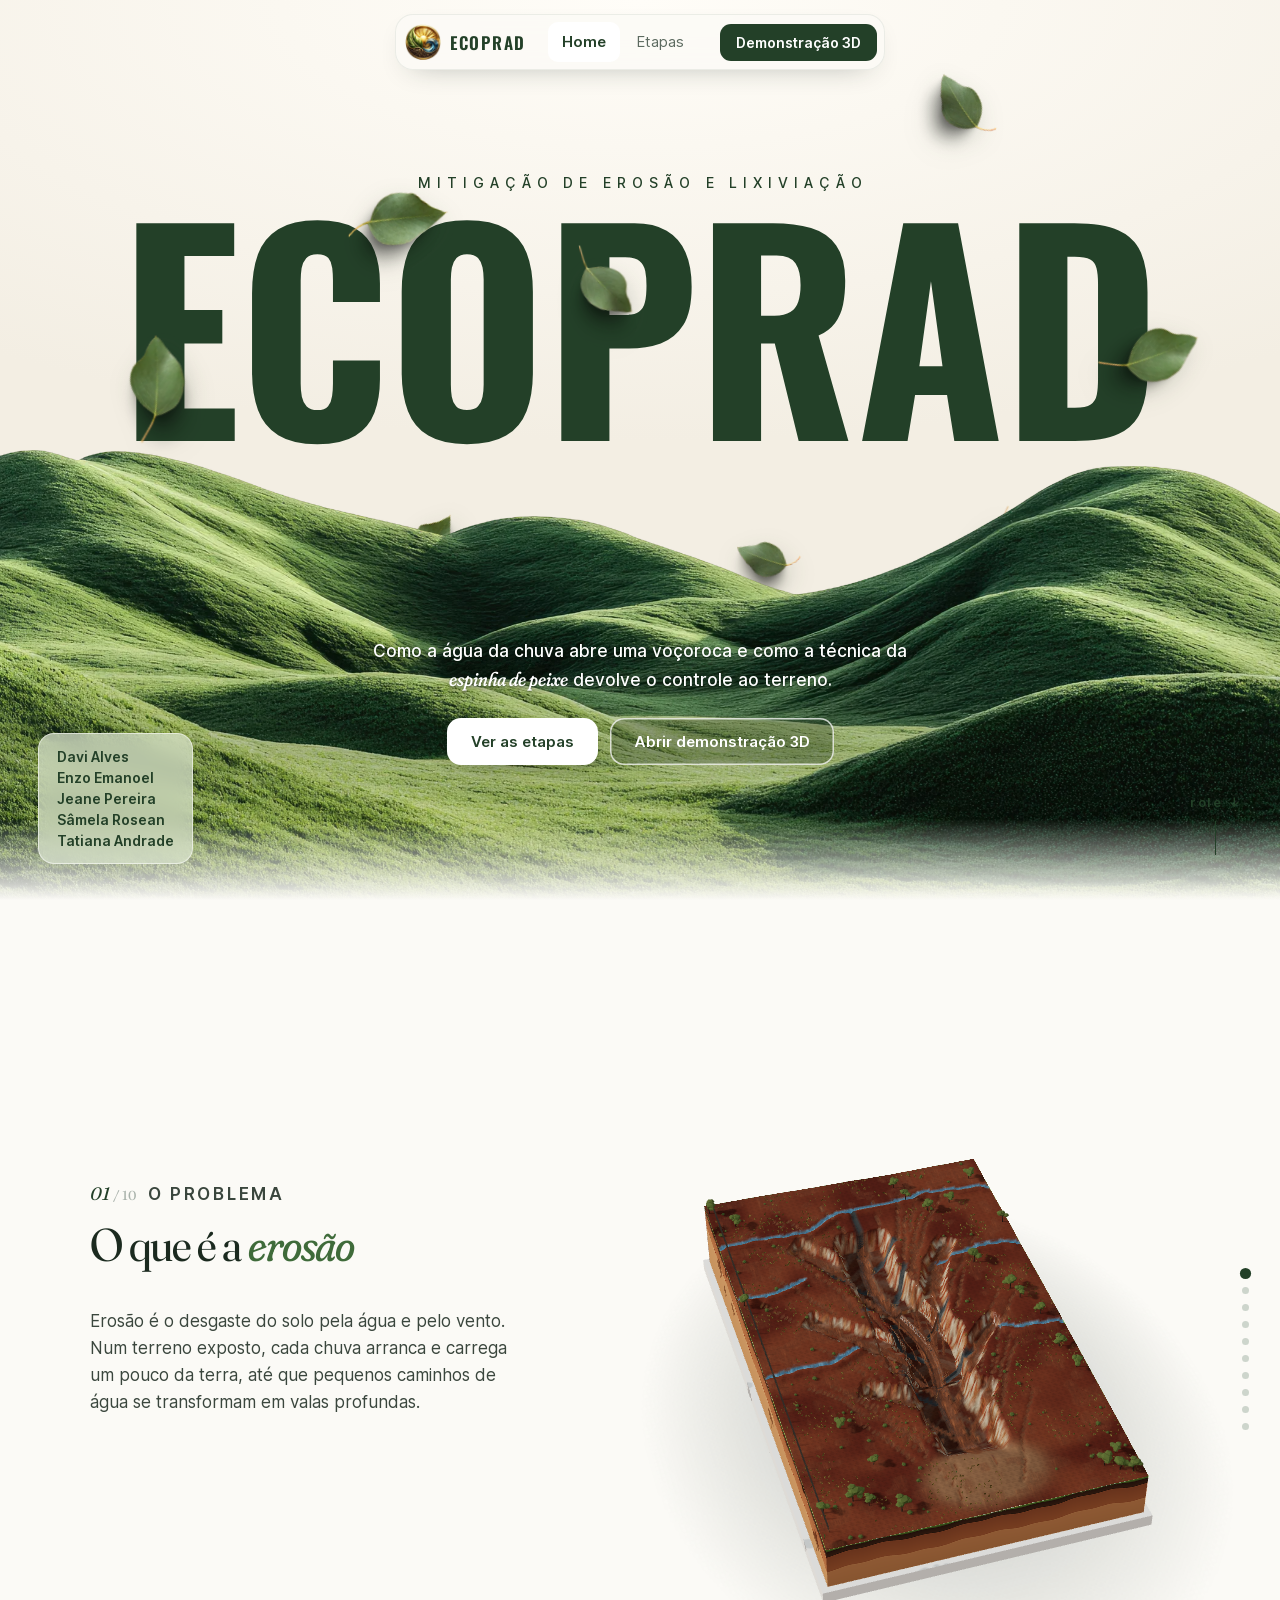
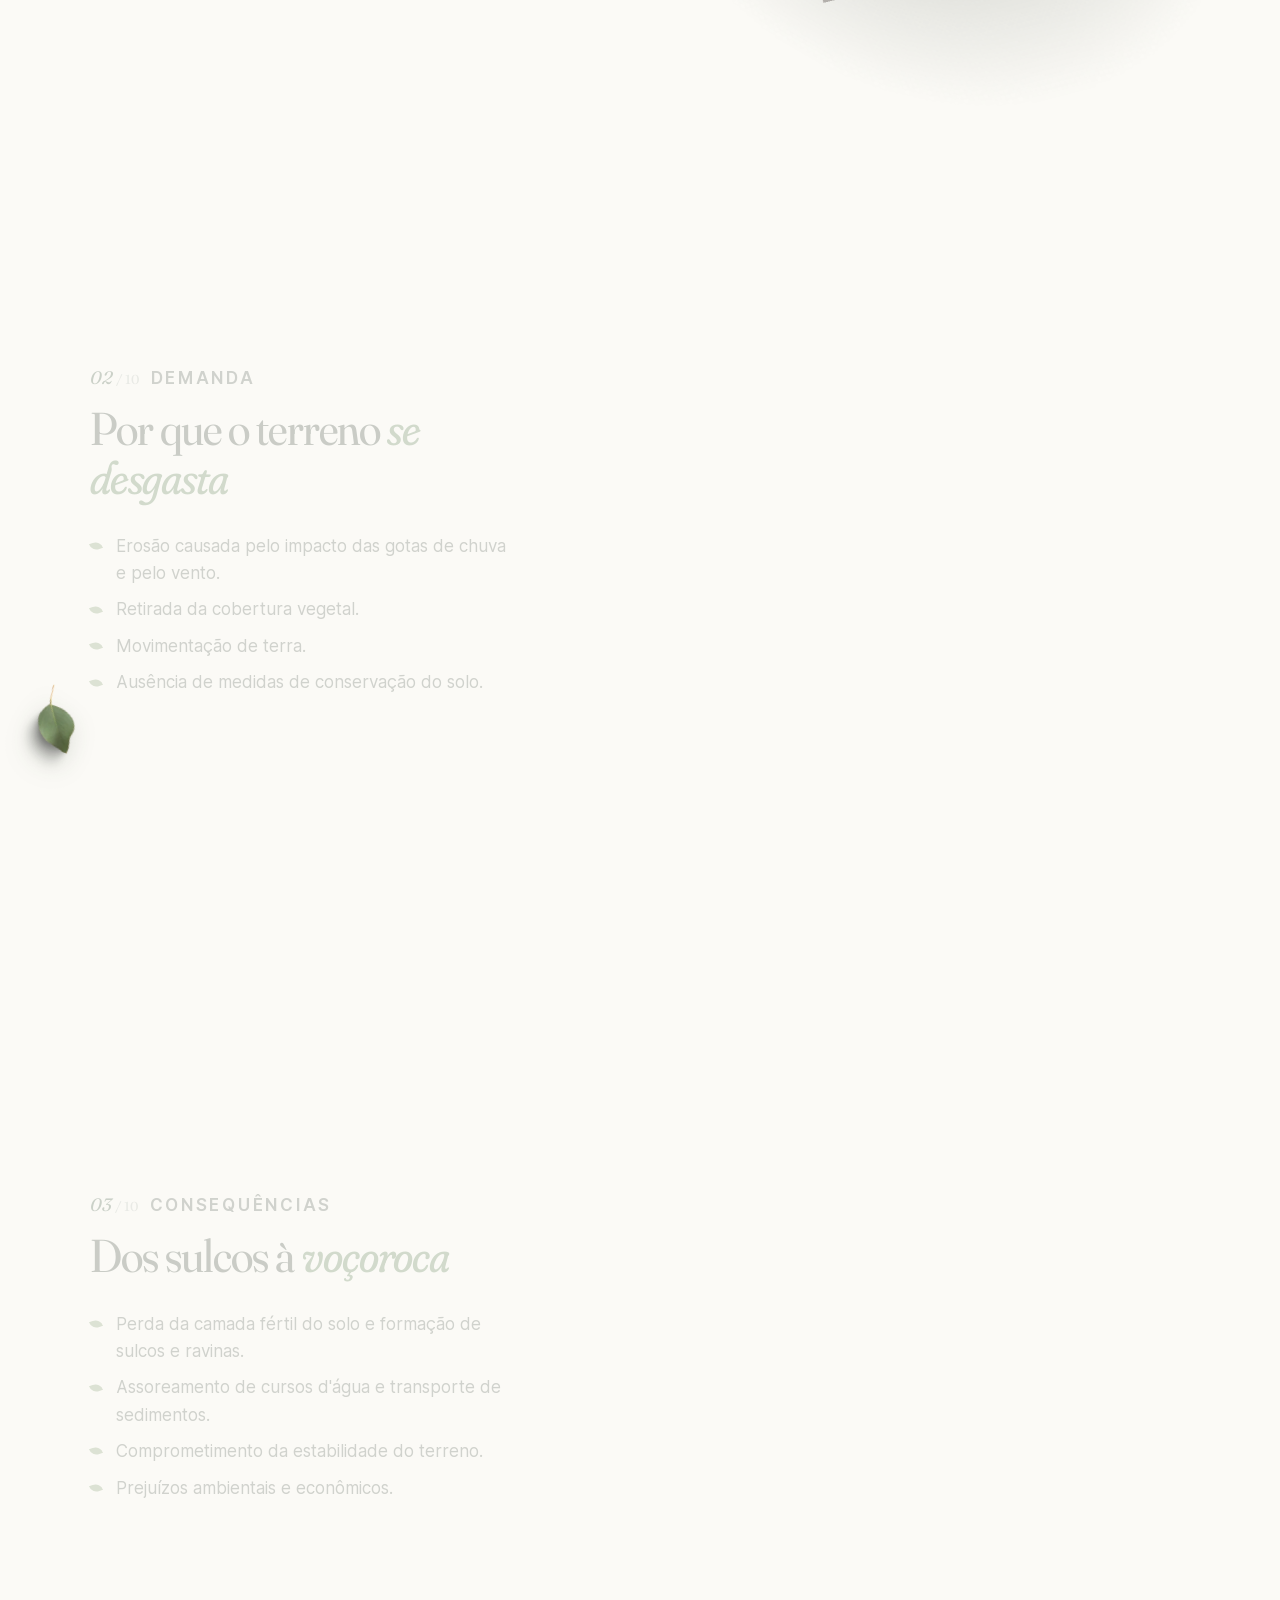
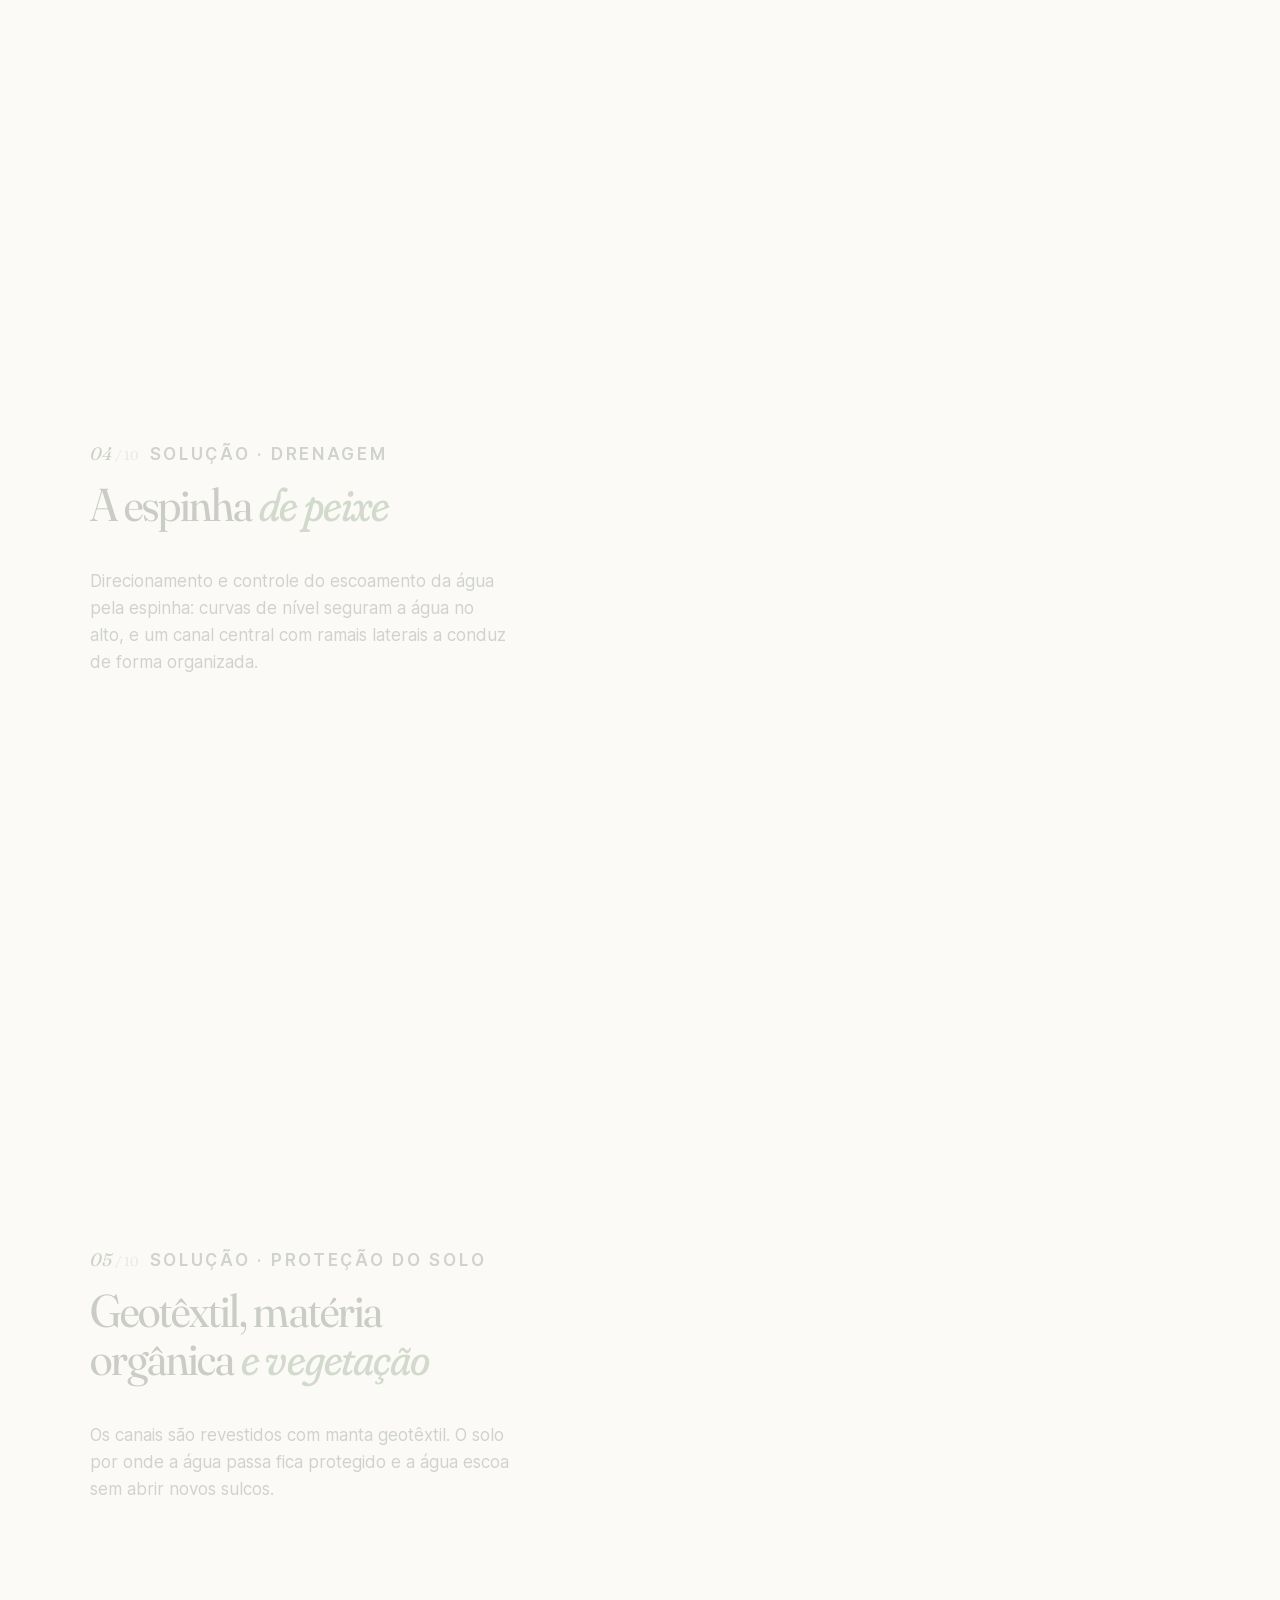
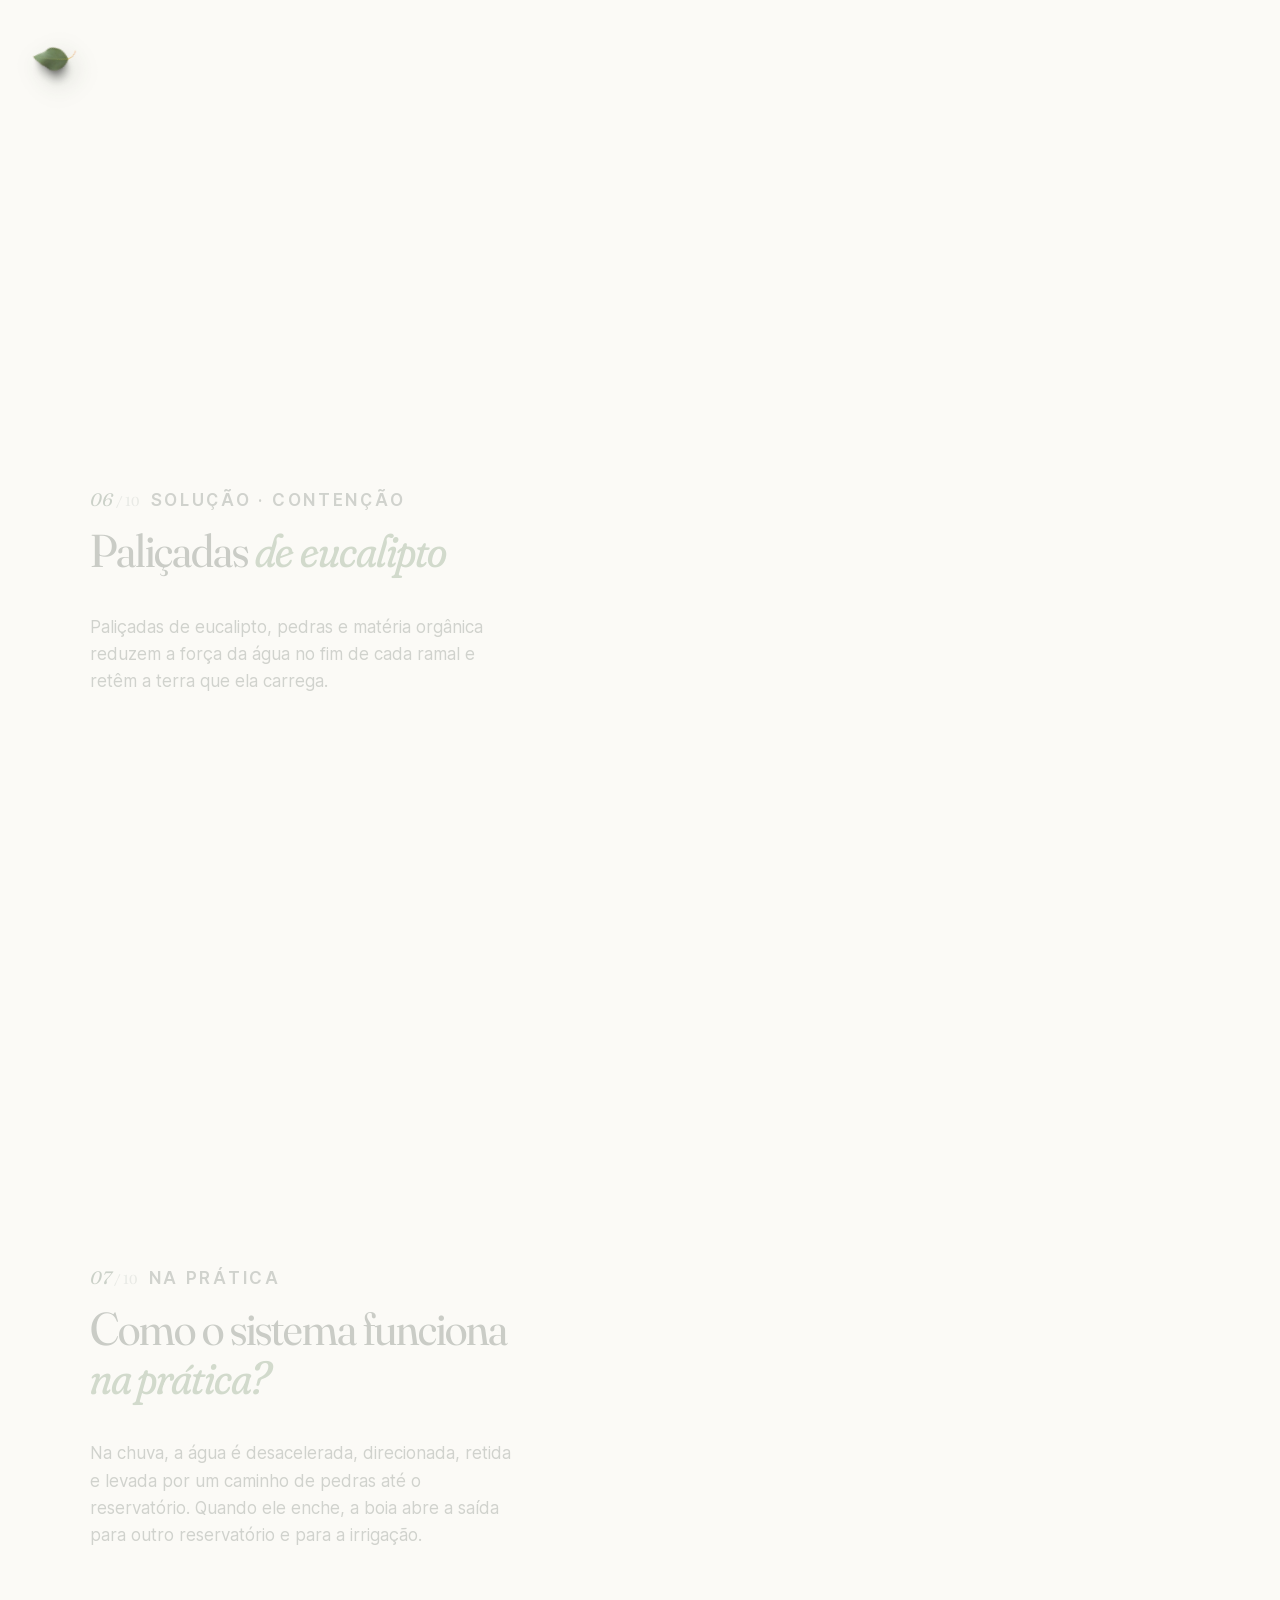
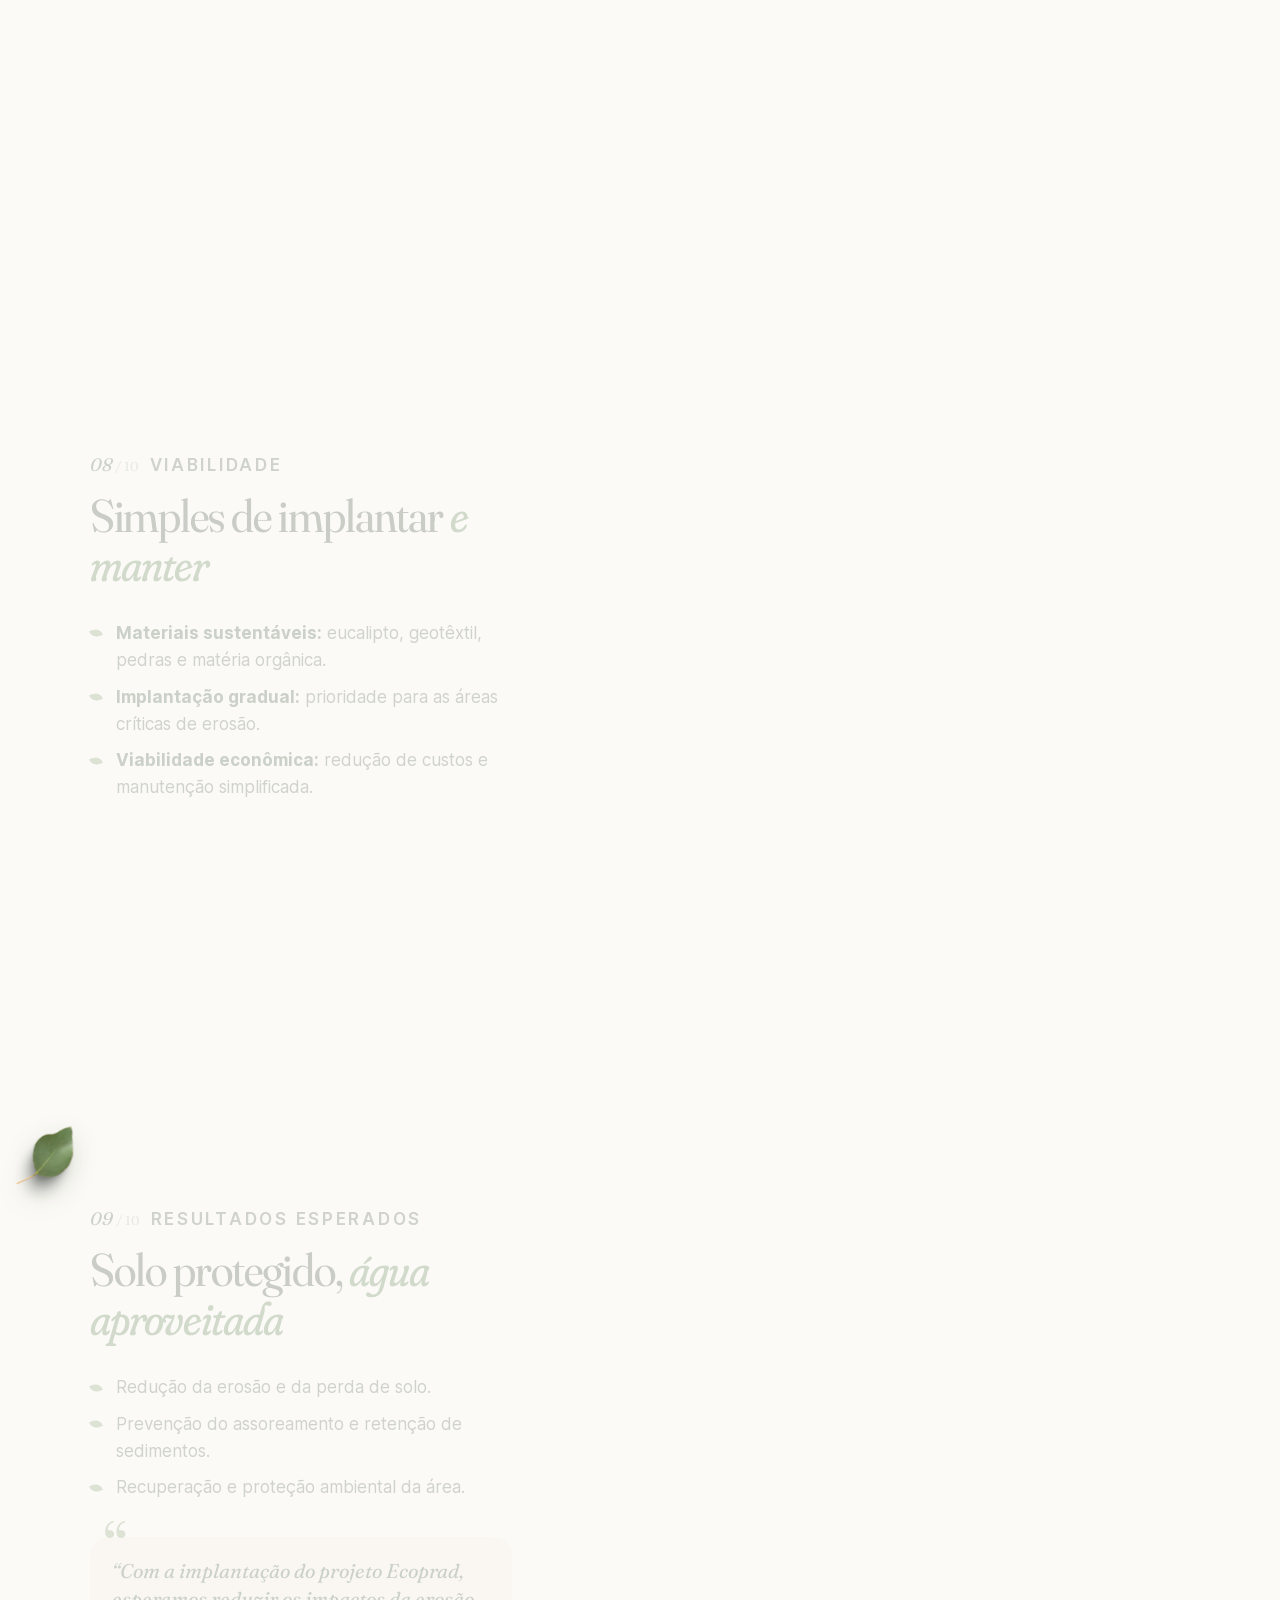
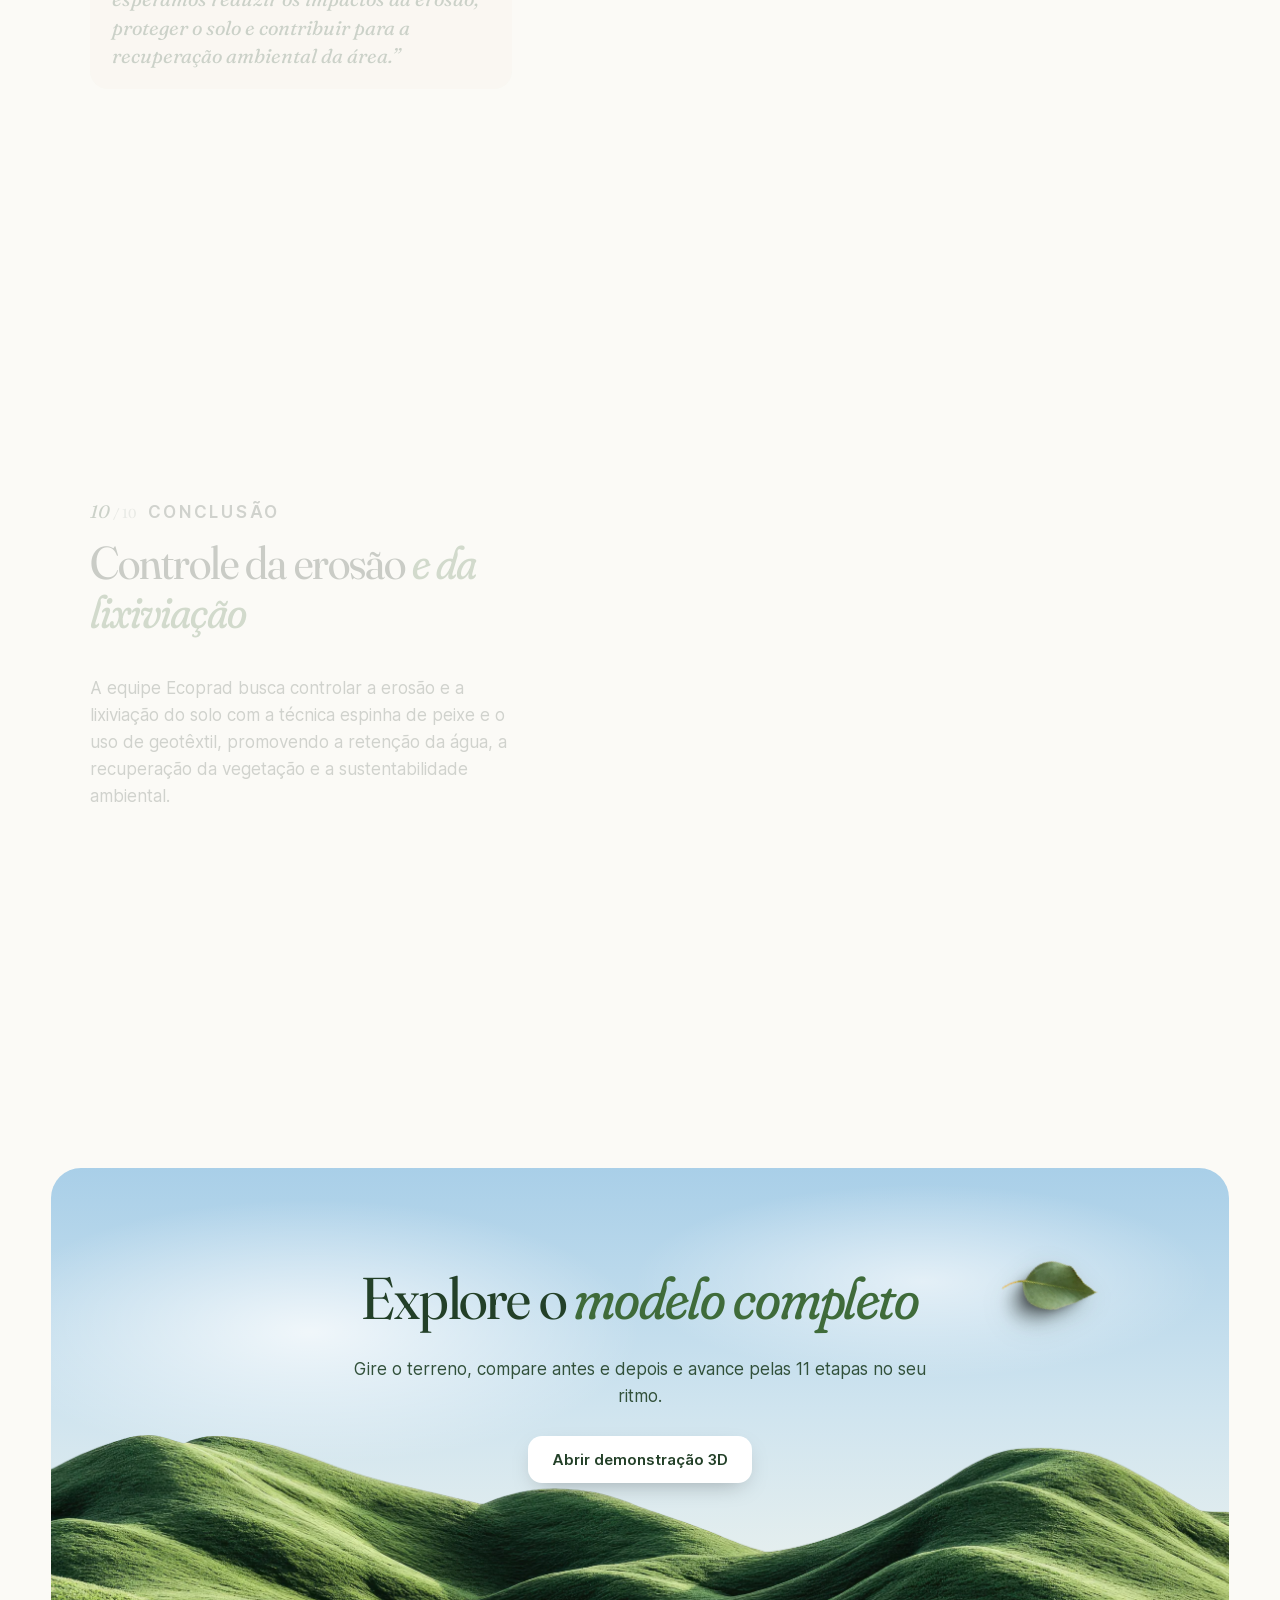
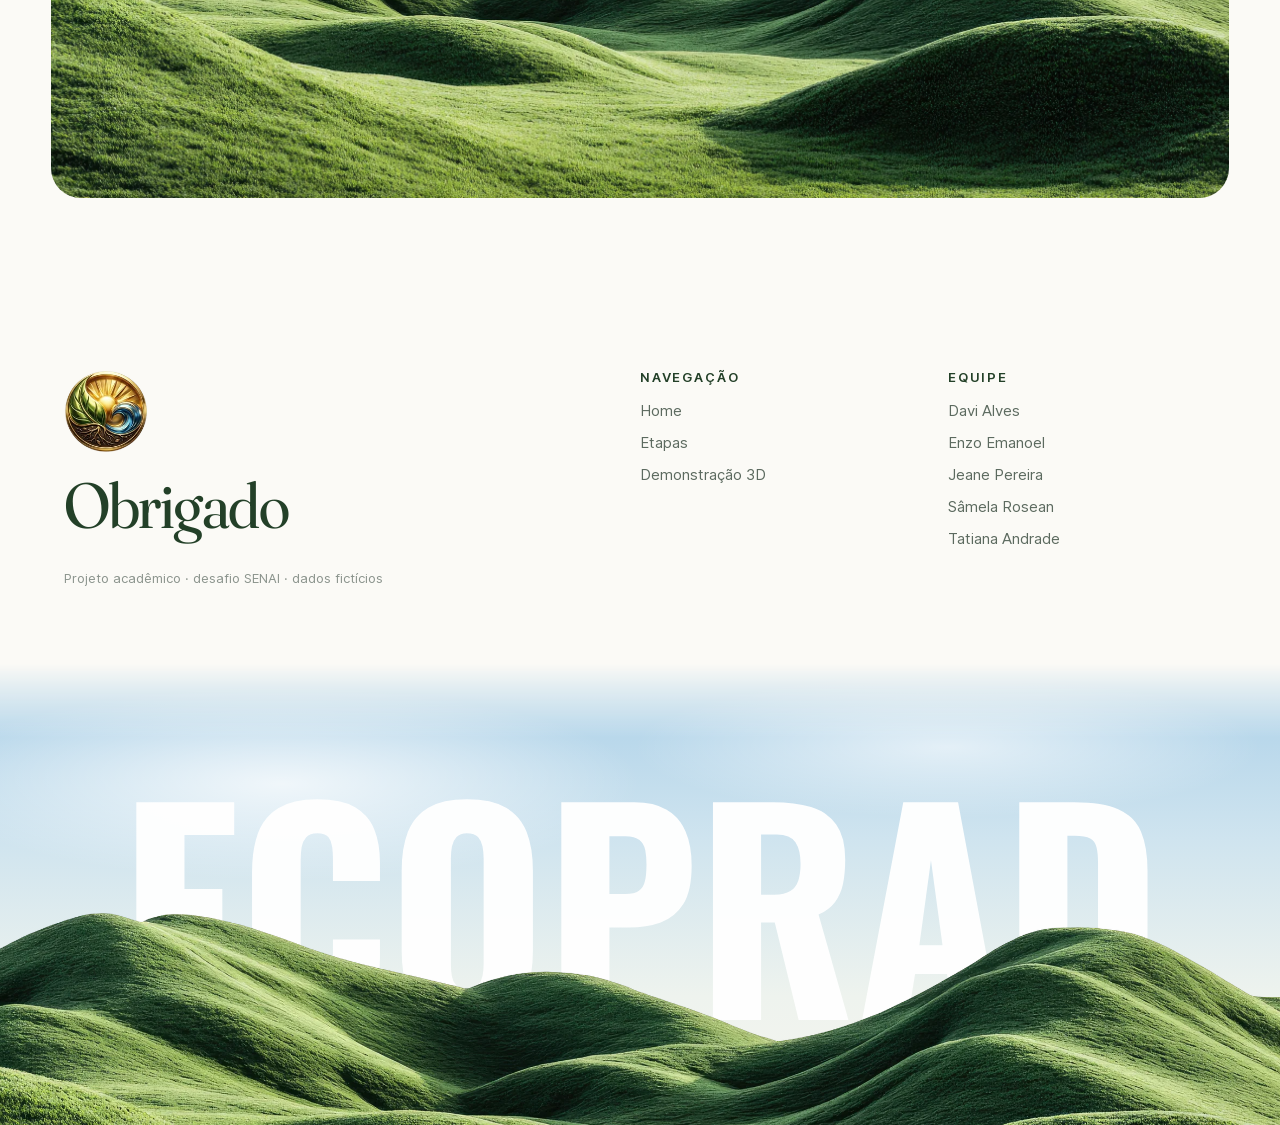
<file: index.html>
<!DOCTYPE html>
<html lang="pt-BR">
<head>
<meta charset="utf-8">
<meta name="viewport" content="width=device-width, initial-scale=1, viewport-fit=cover">
<title>Ecoprad · Mitigação de erosão e lixiviação</title>
<meta name="description" content="Ecoprad: controle de erosão com espinha de peixe, geotêxtil, paliçadas de eucalipto e reservatórios, explicado em um modelo 3D.">
<link rel="icon" href="assets/emblema.webp">
<link rel="preload" href="assets/morros.webp" as="image">
<link rel="preload" href="fonts/oswald.woff2" as="font" type="font/woff2" crossorigin>
<link rel="preload" href="fonts/fraunces.woff2" as="font" type="font/woff2" crossorigin>
<link rel="stylesheet" href="css/site.css">
</head>
<body>

<header id="nav">
  <div class="pilula">
    <a class="marca" href="#home" aria-label="Ecoprad, início"><img class="logo" src="assets/emblema.webp" alt="" width="36" height="36"><span>ECOPRAD</span></a>
    <nav>
      <a href="#home" data-sec="home">Home</a>
      <a href="#etapas" data-sec="etapas">Etapas</a>
    </nav>
    <a href="demo/index.html" class="btn pequeno destaque">Demonstração 3D</a>
  </div>
</header>

<section id="home" class="hero">
  <div class="folhas" aria-hidden="true">
    <img class="folha" src="assets/folha1.webp" alt="" style="--x:9%;--y:38%;--w:84px;--r:-28deg;--d:7s;--v:.5">
    <img class="folha" src="assets/folha3.webp" alt="" style="--x:27%;--y:21%;--w:96px;--r:12deg;--d:9s;--v:.9">
    <img class="folha" src="assets/folha2.webp" alt="" style="--x:44%;--y:27%;--w:70px;--r:-8deg;--d:8s;--v:.7">
    <img class="folha" src="assets/folha4.webp" alt="" style="--x:71%;--y:9%;--w:88px;--r:24deg;--d:10s;--v:1.1">
    <img class="folha" src="assets/folha1.webp" alt="" style="--x:86%;--y:34%;--w:80px;--r:40deg;--d:7.5s;--v:.6">
    <img class="folha" src="assets/folha3.webp" alt="" style="--x:31%;--y:58%;--w:78px;--r:-36deg;--d:8.5s;--v:1.3">
    <img class="folha" src="assets/folha4.webp" alt="" style="--x:57%;--y:60%;--w:74px;--r:-14deg;--d:9.5s;--v:1.5">
    <img class="folha" src="assets/folha2.webp" alt="" style="--x:75%;--y:56%;--w:66px;--r:30deg;--d:6.5s;--v:1.2">
  </div>
  <div class="hero-txt">
    <p class="kicker">Mitigação de erosão e lixiviação</p>
    <h1 class="marca-grande">ECOPRAD</h1>
  </div>
  <img class="morros" src="assets/morros.webp" alt="" aria-hidden="true">
  <div class="hero-base">
    <p class="lead">Como a água da chuva abre uma voçoroca e como a técnica da <em>espinha de peixe</em> devolve o controle ao terreno.</p>
    <div class="acoes">
      <a class="btn claro" href="#etapas">Ver as etapas</a>
      <a class="btn vidro" href="demo/index.html">Abrir demonstração 3D</a>
    </div>
  </div>
  <ul class="equipe cartao">
    <li>Davi Alves</li><li>Enzo Emanoel</li><li>Jeane Pereira</li><li>Sâmela Rosean</li><li>Tatiana Andrade</li>
  </ul>
  <a class="rolar" href="#etapas" aria-label="Rolar para as etapas">role ↓</a>
</section>

<main id="etapas" class="historia">
  <div class="folhas soltas" aria-hidden="true">
    <img class="folha" src="assets/folha2.webp" alt="" style="--x:1.5%;--y:16%;--w:58px;--r:20deg;--d:9s;--v:.25">
    <img class="folha" src="assets/folha4.webp" alt="" style="--x:2.5%;--y:47%;--w:50px;--r:-30deg;--d:11s;--v:.35">
    <img class="folha" src="assets/folha1.webp" alt="" style="--x:1%;--y:80%;--w:62px;--r:8deg;--d:8s;--v:.3">
  </div>
  <div class="textos">
    <!-- data-u: momento da história 3D (0 a 10) · data-v: vista da câmera -->
    <article class="bloco" data-u="0" data-v="0">
      <p class="tag"><span>01</span>O problema</p>
      <h2>O que é a <em>erosão</em></h2>
      <p>Erosão é o desgaste do solo pela água e pelo vento. Num terreno exposto, cada chuva arranca e carrega um pouco da terra, até que pequenos caminhos de água se transformam em valas profundas.</p>
    </article>
    <article class="bloco" data-u="1" data-v="1">
      <p class="tag"><span>02</span>Demanda</p>
      <h2>Por que o terreno <em>se desgasta</em></h2>
      <ul>
        <li>Erosão causada pelo impacto das gotas de chuva e pelo vento.</li>
        <li>Retirada da cobertura vegetal.</li>
        <li>Movimentação de terra.</li>
        <li>Ausência de medidas de conservação do solo.</li>
      </ul>
    </article>
    <article class="bloco" data-u="3" data-v="3">
      <p class="tag"><span>03</span>Consequências</p>
      <h2>Dos sulcos à <em>voçoroca</em></h2>
      <ul>
        <li>Perda da camada fértil do solo e formação de sulcos e ravinas.</li>
        <li>Assoreamento de cursos d'água e transporte de sedimentos.</li>
        <li>Comprometimento da estabilidade do terreno.</li>
        <li>Prejuízos ambientais e econômicos.</li>
      </ul>
    </article>
    <article class="bloco" data-u="5" data-v="5">
      <p class="tag"><span>04</span>Solução · Drenagem</p>
      <h2>A espinha <em>de peixe</em></h2>
      <p>Direcionamento e controle do escoamento da água pela espinha: curvas de nível seguram a água no alto, e um canal central com ramais laterais a conduz de forma organizada.</p>
    </article>
    <article class="bloco" data-u="6" data-v="6">
      <p class="tag"><span>05</span>Solução · Proteção do solo</p>
      <h2>Geotêxtil, matéria orgânica <em>e vegetação</em></h2>
      <p>Os canais são revestidos com manta geotêxtil. O solo por onde a água passa fica protegido e a água escoa sem abrir novos sulcos.</p>
    </article>
    <article class="bloco" data-u="7" data-v="7">
      <p class="tag"><span>06</span>Solução · Contenção</p>
      <h2>Paliçadas <em>de eucalipto</em></h2>
      <p>Paliçadas de eucalipto, pedras e matéria orgânica reduzem a força da água no fim de cada ramal e retêm a terra que ela carrega.</p>
    </article>
    <article class="bloco" data-u="9" data-v="9">
      <p class="tag"><span>07</span>Na prática</p>
      <h2>Como o sistema funciona <em>na prática?</em></h2>
      <p>Na chuva, a água é desacelerada, direcionada, retida e levada por um caminho de pedras até o reservatório. Quando ele enche, a boia abre a saída para outro reservatório e para a irrigação.</p>
    </article>
    <article class="bloco" data-u="10" data-v="10">
      <p class="tag"><span>08</span>Viabilidade</p>
      <h2>Simples de implantar <em>e manter</em></h2>
      <ul>
        <li><b>Materiais sustentáveis:</b> eucalipto, geotêxtil, pedras e matéria orgânica.</li>
        <li><b>Implantação gradual:</b> prioridade para as áreas críticas de erosão.</li>
        <li><b>Viabilidade econômica:</b> redução de custos e manutenção simplificada.</li>
      </ul>
    </article>
    <article class="bloco" data-u="10" data-v="11">
      <p class="tag"><span>09</span>Resultados esperados</p>
      <h2>Solo protegido, <em>água aproveitada</em></h2>
      <ul>
        <li>Redução da erosão e da perda de solo.</li>
        <li>Prevenção do assoreamento e retenção de sedimentos.</li>
        <li>Recuperação e proteção ambiental da área.</li>
      </ul>
      <blockquote>“Com a implantação do projeto Ecoprad, esperamos reduzir os impactos da erosão, proteger o solo e contribuir para a recuperação ambiental da área.”</blockquote>
    </article>
    <article class="bloco" data-u="10" data-v="12">
      <p class="tag"><span>10</span>Conclusão</p>
      <h2>Controle da erosão <em>e da lixiviação</em></h2>
      <p>A equipe Ecoprad busca controlar a erosão e a lixiviação do solo com a técnica espinha de peixe e o uso de geotêxtil, promovendo a retenção da água, a recuperação da vegetação e a sustentabilidade ambiental.</p>
    </article>
  </div>

  <!-- o diorama 3D: sem moldura nem fundo, faz parte da página -->
  <div class="palco" aria-label="Diorama 3D do terreno">
    <canvas id="cena"></canvas>
    <div id="rotulos"></div>
    <div id="estado3d" class="so-leitor">carregando o 3D…</div>
    <ol id="trilha" aria-label="Etapas"></ol>
  </div>
</main>

<section id="convite" class="convite">
  <div class="convite-cartao">
    <div class="ceu" aria-hidden="true"></div><img class="morros" src="assets/morros.webp" alt="" aria-hidden="true" loading="lazy">
    <img class="folha solta-c" src="assets/folha3.webp" alt="" aria-hidden="true">
    <div class="convite-txt">
      <h2>Explore o <em>modelo completo</em></h2>
      <p>Gire o terreno, compare antes e depois e avance pelas 11 etapas no seu ritmo.</p>
      <a class="btn claro" href="demo/index.html">Abrir demonstração 3D</a>
    </div>
  </div>
</section>

<footer id="fim">
  <div class="fim-topo">
    <div class="fim-marca">
      <img class="logo grande" src="assets/emblema.webp" alt="Emblema da Ecoprad" width="84" height="84">
      <h2>Obrigado</h2>
      <p class="nota">Projeto acadêmico · desafio SENAI · dados fictícios</p>
    </div>
    <div class="fim-col">
      <h3>Navegação</h3>
      <a href="#home">Home</a><a href="#etapas">Etapas</a><a href="demo/index.html">Demonstração 3D</a>
    </div>
    <div class="fim-col">
      <h3>Equipe</h3>
      <ul class="equipe"><li>Davi Alves</li><li>Enzo Emanoel</li><li>Jeane Pereira</li><li>Sâmela Rosean</li><li>Tatiana Andrade</li></ul>
    </div>
  </div>
  <div class="fim-palavra">
    <div class="ceu" aria-hidden="true"></div>
    <p class="marca-grande" aria-hidden="true">ECOPRAD</p>
    <img class="morros" src="assets/morros.webp" alt="" aria-hidden="true" loading="lazy">
  </div>
</footer>

<script src="terreno.js"></script>
<script src="site.js"></script>
</body>
</html>
</file>
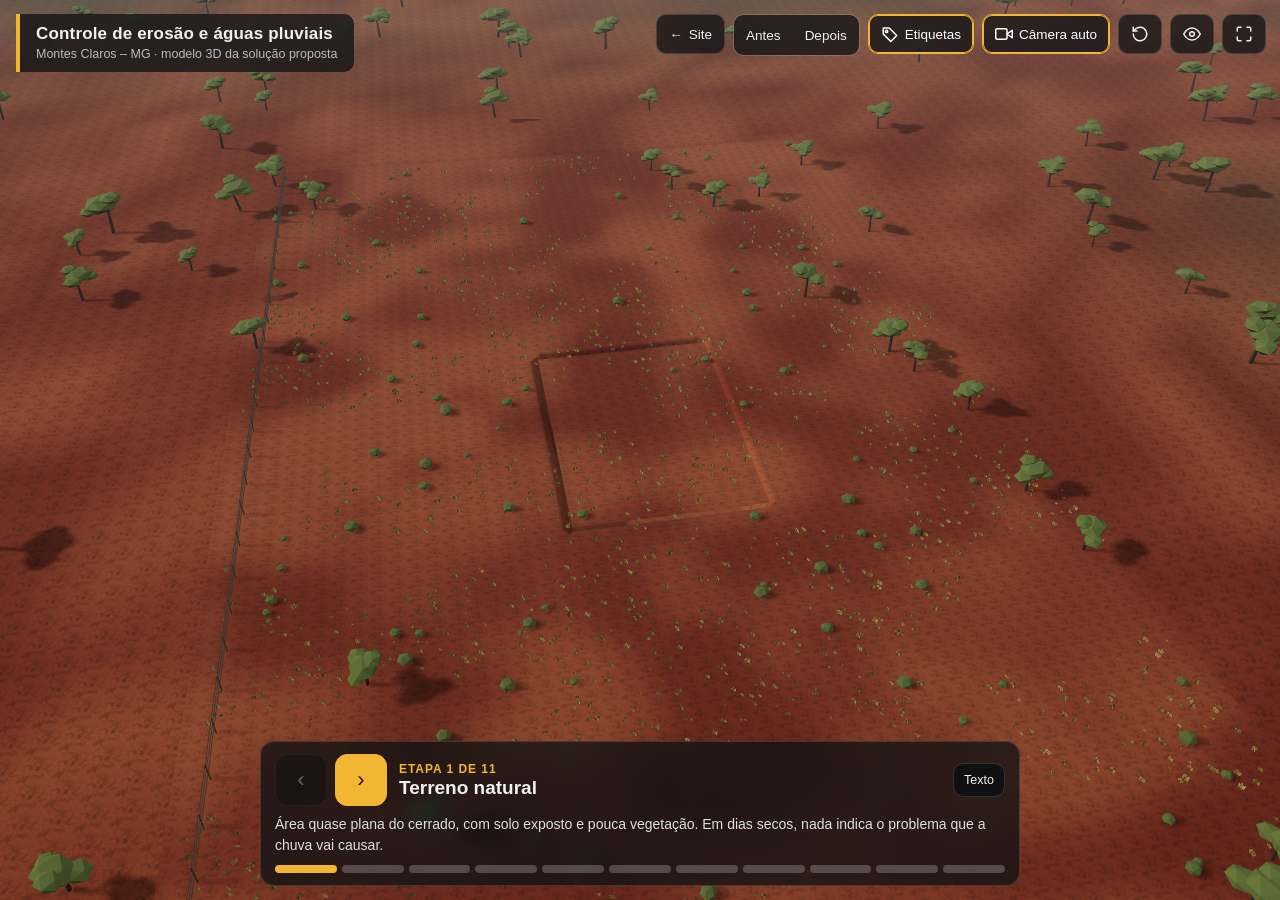
<file: demo/index.html>
<!DOCTYPE html>
<html lang="pt-BR">
<head>
<meta charset="utf-8">
<meta name="viewport" content="width=device-width, initial-scale=1, maximum-scale=1, user-scalable=no, viewport-fit=cover">
<title>Controle de erosão e águas pluviais · modelo 3D</title>
<link rel="icon" href="data:image/svg+xml,%3Csvg xmlns=%22http://www.w3.org/2000/svg%22 viewBox=%220 0 32 32%22%3E%3Cpath d=%22M2 24 C10 14 22 14 30 24 Z%22 fill=%22%23b2603a%22/%3E%3Cpath d=%22M16 4 C12 10 12 13 16 14 C20 13 20 10 16 4Z%22 fill=%22%233f9fd6%22/%3E%3C/svg%3E">
<meta name="description" content="Modelo 3D interativo: da chuva à voçoroca e à solução com terraços, espinha de peixe, paliçadas e reservatórios.">
<style>
  :root { --amar: #f2b632; --fundo: rgba(14, 17, 20, .74); --borda: rgba(255, 255, 255, .14); --txt: #f3f1ec; --sub: #b9bdc2; }
  * { box-sizing: border-box; -webkit-tap-highlight-color: transparent; }
  html, body { margin: 0; height: 100%; overflow: hidden; background: #8f99a3; font-family: "Segoe UI", Roboto, Arial, sans-serif; color: var(--txt); touch-action: none; }
  #cena { position: fixed; inset: 0; display: block; width: 100%; height: 100%; }
  button { font: inherit; color: inherit; cursor: pointer; border: 1px solid var(--borda); background: var(--fundo); backdrop-filter: blur(6px); -webkit-backdrop-filter: blur(6px); border-radius: 10px; }
  button:hover { border-color: rgba(255, 255, 255, .4); }
  button:focus-visible { outline: 2px solid var(--amar); outline-offset: 2px; }

  #titulo { position: fixed; left: 16px; top: 14px; padding: 10px 16px 11px; background: var(--fundo); border-left: 4px solid var(--amar); border-radius: 0 10px 10px 0; max-width: min(460px, 70vw); backdrop-filter: blur(6px); }
  #titulo h1 { margin: 0; font-size: 17px; font-weight: 700; letter-spacing: .01em; }
  #titulo p { margin: 3px 0 0; font-size: 12.5px; color: var(--sub); }

  #barra { position: fixed; right: 14px; top: 14px; display: flex; gap: 8px; flex-wrap: wrap; justify-content: flex-end; max-width: 60vw; }
  #barra button { height: 40px; min-width: 40px; padding: 0 12px; font-size: 13.5px; display: inline-flex; align-items: center; gap: 6px; }
  #barra button.on { border-color: var(--amar); color: #fff; box-shadow: inset 0 0 0 1px var(--amar); }
  .seg { display: inline-flex; border-radius: 10px; overflow: hidden; border: 1px solid var(--borda); }
  .seg button { border: 0; border-radius: 0; }
  .seg button.on { background: var(--amar); color: #1a1a1a; box-shadow: none; font-weight: 700; }
  svg.ic { width: 18px; height: 18px; fill: none; stroke: currentColor; stroke-width: 2; stroke-linecap: round; stroke-linejoin: round; }

  #painel { position: fixed; left: 50%; bottom: max(14px, env(safe-area-inset-bottom)); transform: translateX(-50%); width: min(760px, calc(100vw - 24px)); background: var(--fundo); border: 1px solid var(--borda); border-radius: 14px; padding: 12px 14px 12px; backdrop-filter: blur(8px); -webkit-backdrop-filter: blur(8px); transition: opacity .25s, transform .25s; }
  #painel.oculto { opacity: 0; pointer-events: none; transform: translate(-50%, 20px); }
  #topo { display: flex; align-items: center; gap: 12px; }
  #nav { display: flex; gap: 8px; }
  #nav button { width: 52px; height: 52px; font-size: 22px; display: grid; place-items: center; border-radius: 12px; }
  #nav button#prox { background: var(--amar); color: #1a1a1a; border-color: var(--amar); }
  #nav button:disabled { opacity: .35; cursor: default; }
  #info { flex: 1; min-width: 0; }
  #num { font-size: 12px; color: var(--amar); font-weight: 700; letter-spacing: .08em; text-transform: uppercase; }
  #nome { font-size: 19px; font-weight: 700; margin-top: 1px; }
  #desc { font-size: 14px; line-height: 1.45; color: #dfe1e3; margin: 8px 0 0; }
  #desc.fechado { display: none; }
  #pontos { display: flex; gap: 5px; margin-top: 10px; }
  #pontos button { flex: 1; height: 8px; padding: 0; border-radius: 4px; border: 0; background: rgba(255, 255, 255, .22); backdrop-filter: none; }
  #pontos button.feito { background: rgba(242, 182, 50, .55); }
  #pontos button.atual { background: var(--amar); }
  #pontos button .bar { display: block; height: 100%; border-radius: 4px; background: var(--amar); }
  #btnTexto { height: 34px; padding: 0 10px; font-size: 12.5px; white-space: nowrap; }

  #rotulos { position: fixed; inset: 0; pointer-events: none; overflow: hidden; }
  .rot { position: absolute; left: 0; top: 0; will-change: transform; transition: opacity .35s; }
  .rot .pt { position: absolute; width: 12px; height: 12px; margin: -6px 0 0 -6px; border-radius: 50%; background: var(--amar); box-shadow: 0 0 0 3px rgba(242, 182, 50, .35); }
  .rot .ln { position: absolute; height: 2px; background: var(--amar); transform-origin: 0 50%; }
  .rot .tx { position: absolute; white-space: nowrap; font-size: 13px; font-weight: 700; letter-spacing: .06em; background: rgba(12, 14, 16, .72); padding: 4px 10px 5px; border-left: 4px solid var(--amar); border-radius: 0 6px 6px 0; }

  #dica { position: fixed; left: 50%; top: 74px; transform: translateX(-50%); font-size: 13px; background: var(--fundo); padding: 7px 14px; border-radius: 20px; border: 1px solid var(--borda); transition: opacity .6s; pointer-events: none; text-align: center; max-width: calc(100vw - 24px); }
  #veu { position: fixed; inset: 0; background: #11161b; opacity: 0; pointer-events: none; transition: opacity .22s; }
  #carregando { position: fixed; inset: 0; display: grid; place-items: center; background: #1b2026; z-index: 10; transition: opacity .5s; }
  #carregando .cx { text-align: center; }
  #carregando .sp { width: 46px; height: 46px; border-radius: 50%; border: 4px solid rgba(255, 255, 255, .15); border-top-color: var(--amar); margin: 0 auto 14px; animation: gira 1s linear infinite; }
  @keyframes gira { to { transform: rotate(360deg); } }
  #erro { display: none; max-width: 420px; margin: 10px auto 0; color: #ffb4a8; font-size: 13px; }

  @media (max-width: 640px) {
    #titulo { padding: 7px 10px 8px; max-width: 46vw; }
    #titulo h1 { font-size: 13.5px; }
    #titulo p { display: none; }
    #barra { max-width: 52vw; gap: 6px; }
    #barra button { height: 36px; min-width: 36px; padding: 0 9px; font-size: 12.5px; }
    #barra .lbl { display: none; }
    #nome { font-size: 16px; }
    #desc { font-size: 13px; }
    #nav button { width: 46px; height: 46px; }
    .rot .tx { font-size: 11px; padding: 3px 7px 4px; }
    #dica { top: auto; bottom: 170px; }
  }
</style>
</head>
<body>
<canvas id="cena"></canvas>
<div id="rotulos"></div>

<div id="titulo">
  <h1 id="tituloTxt">Controle de erosão e águas pluviais</h1>
  <p id="subTxt">Montes Claros – MG · modelo 3D da solução proposta</p>
</div>

<div id="barra">
  <a id="bSite" href="../index.html" title="Voltar ao site" style="height:40px;display:inline-flex;align-items:center;gap:6px;padding:0 12px;font-size:13.5px;color:inherit;text-decoration:none;border:1px solid var(--borda);background:var(--fundo);border-radius:10px">&#8592; <span class="lbl">Site</span></a>
  <div class="seg" role="group" aria-label="Comparar antes e depois">
    <button id="bAntes" title="Antes do projeto (tecla A)">Antes</button>
    <button id="bDepois" title="Depois do projeto (tecla D)">Depois</button>
  </div>
  <button id="bRot" class="on" title="Etiquetas (tecla L)"><svg class="ic" viewBox="0 0 24 24"><path d="M3 12V4h8l10 10-8 8z"/><circle cx="7.5" cy="8.5" r="1.5"/></svg><span class="lbl">Etiquetas</span></button>
  <button id="bCam" class="on" title="Câmera automática a cada etapa (tecla C)"><svg class="ic" viewBox="0 0 24 24"><path d="M23 7l-7 5 7 5z"/><rect x="1" y="5" width="15" height="14" rx="2"/></svg><span class="lbl">Câmera auto</span></button>
  <button id="bCentro" title="Voltar à vista da etapa (tecla R)"><svg class="ic" viewBox="0 0 24 24"><path d="M3 12a9 9 0 1 0 3-6.7L3 8"/><path d="M3 3v5h5"/></svg></button>
  <button id="bPainel" title="Esconder ou mostrar o painel (tecla H)"><svg class="ic" viewBox="0 0 24 24"><path d="M1 12s4-8 11-8 11 8 11 8-4 8-11 8-11-8-11-8z"/><circle cx="12" cy="12" r="3"/></svg></button>
  <button id="bTela" title="Tela cheia (tecla F)"><svg class="ic" viewBox="0 0 24 24"><path d="M8 3H5a2 2 0 0 0-2 2v3M21 8V5a2 2 0 0 0-2-2h-3M3 16v3a2 2 0 0 0 2 2h3M16 21h3a2 2 0 0 0 2-2v-3"/></svg></button>
</div>

<div id="painel">
  <div id="topo">
    <div id="nav">
      <button id="ant" title="Etapa anterior (←)" aria-label="Etapa anterior">&#8249;</button>
      <button id="prox" title="Próxima etapa (→ ou espaço)" aria-label="Próxima etapa">&#8250;</button>
    </div>
    <div id="info">
      <div id="num">Etapa 1 de 11</div>
      <div id="nome">Terreno natural</div>
    </div>
    <button id="btnTexto" title="Mostrar ou esconder a explicação (tecla T)">Texto</button>
  </div>
  <p id="desc"></p>
  <div id="pontos"></div>
</div>

<div id="dica">Arraste para girar · role ou faça pinça para aproximar · botão direito ou dois dedos para mover</div>
<div id="veu"></div>
<div id="carregando"><div class="cx"><div class="sp"></div><div>Montando o terreno 3D…</div><div id="erro"></div></div></div>

<script src="terreno.js"></script>
<script src="app.js"></script>
</body>
</html>
</file>
<file: css/site.css>
/* Site da Ecoprad · visual final
   Fontes (licença OFL, em fonts/): Oswald = marca ECOPRAD · Fraunces = títulos · Inter = texto corrido */
@font-face { font-family: "Oswald"; src: url(../fonts/oswald.woff2) format("woff2"); font-weight: 200 700; font-display: swap; }
@font-face { font-family: "Fraunces"; src: url(../fonts/fraunces.woff2) format("woff2"); font-weight: 100 900; font-display: swap; }
@font-face { font-family: "Fraunces"; src: url(../fonts/fraunces-italic.woff2) format("woff2"); font-weight: 100 900; font-style: italic; font-display: swap; }
@font-face { font-family: "Inter"; src: url(../fonts/inter.woff2) format("woff2"); font-weight: 100 900; font-display: swap; }

:root {
  --nav: 84px; --fundo: #fbfaf6; --creme: #f3eee3; --tinta: #1b2a1f; --sub: #5c6a5f; --linha: #e3e5df; --verde: #234028; --verde2: #3f6b3a; --folha: #6f8f5a;
  --serif: "Fraunces", Georgia, "Times New Roman", serif; --sans: "Inter", system-ui, "Segoe UI", Arial, sans-serif; --marca: "Oswald", "Arial Narrow", Impact, sans-serif;
  --ceu: linear-gradient(180deg, #a9cfe8 0%, #cfe4ef 38%, #eef3ee 72%, #f6f5ee 100%);
}
* { box-sizing: border-box; }
html { scroll-behavior: smooth; }
body { margin: 0; font-family: var(--sans); color: var(--tinta); background: var(--fundo); line-height: 1.6; -webkit-font-smoothing: antialiased; overflow-x: hidden; }
img { display: block; }
h1, h2, h3 { margin: 0 0 .45em; }
h2 { font-family: var(--serif); font-weight: 400; line-height: 1.06; letter-spacing: -.02em; font-variation-settings: "opsz" 144, "SOFT" 30; }
h2 em, .lead em { font-style: italic; color: var(--verde2); font-variation-settings: "opsz" 144, "SOFT" 100, "WONK" 1; }
a { color: inherit; }
::selection { background: #cfe0c4; }
.so-leitor { position: absolute !important; width: 1px; height: 1px; overflow: hidden; clip: rect(0 0 0 0); white-space: nowrap; }

.btn { display: inline-flex; align-items: center; gap: 8px; padding: 14px 24px; border-radius: 14px; background: var(--verde); color: #fff; text-decoration: none; font: 600 15px var(--sans);
  transition: transform .25s cubic-bezier(.2,.8,.2,1), background .25s, box-shadow .25s; box-shadow: 0 6px 18px -8px rgba(35,64,40,.6); }
.btn:hover { transform: translateY(-2px); background: #1a3120; }
.btn.claro { background: #fff; color: var(--verde); box-shadow: 0 8px 24px -10px rgba(0,0,0,.35); }
.btn.claro:hover { background: #f4f7f1; }
.btn.vidro { background: rgba(22,44,28,.28); color: #fff; box-shadow: inset 0 0 0 1.5px rgba(255,255,255,.75); backdrop-filter: blur(8px); -webkit-backdrop-filter: blur(8px); }
.btn.vidro:hover { background: rgba(255,255,255,.28); }
.btn.pequeno { padding: 10px 16px; border-radius: 11px; font-size: 14px; box-shadow: none; }

/* ---------------- menu: pílula flutuante */
#nav { position: fixed; inset: 0 0 auto 0; height: var(--nav); z-index: 20; display: flex; align-items: center; justify-content: center; padding: 0 16px; pointer-events: none; }
.pilula { pointer-events: auto; display: flex; align-items: center; gap: 22px; padding: 7px 7px 7px 9px; border-radius: 18px;
  background: rgba(251,250,246,.78); border: 1px solid rgba(35,64,40,.08); box-shadow: 0 10px 30px -18px rgba(27,42,31,.45); backdrop-filter: blur(14px) saturate(1.2); -webkit-backdrop-filter: blur(14px) saturate(1.2); }
.marca { display: flex; align-items: center; gap: 9px; text-decoration: none; font: 600 17px var(--marca); letter-spacing: .1em; color: var(--verde); }
.logo { width: 36px; height: 36px; object-fit: contain; }
.logo.grande { width: 84px; height: 84px; margin: 0 0 18px; }
.pilula nav { display: flex; gap: 2px; }
.pilula nav a { text-decoration: none; padding: 8px 14px; border-radius: 10px; font-size: 15px; color: var(--sub); transition: color .2s, background .2s; }
.pilula nav a:hover { color: var(--tinta); }
.pilula nav a.ativo { color: var(--verde); background: #fff; font-weight: 600; }

/* ---------------- hero: como a capa · ECOPRAD centralizado, morros na frente da base das letras, folhas flutuando */
.hero { position: relative; min-height: 100svh; padding: calc(var(--nav) + 4vh) 5vw 0; display: flex; flex-direction: column; align-items: center; text-align: center; overflow: hidden;
  background: radial-gradient(120% 70% at 50% 0%, #fffdf8 0%, var(--creme) 70%); }
.hero-txt { position: relative; z-index: 1; margin-top: 6vh; }
.kicker { font: 500 clamp(12px, 1.1vw, 15px) var(--sans); letter-spacing: .42em; text-transform: uppercase; color: var(--verde); margin: 0 0 1.4vh; padding-left: .42em; }
.marca-grande { font-family: var(--marca); font-weight: 700; text-transform: uppercase; line-height: .86; letter-spacing: -.005em; margin: 0; color: var(--verde); }
.hero .marca-grande { font-size: clamp(88px, 21vw, 360px); animation: sobe 1.2s cubic-bezier(.2,.8,.2,1) both; }
.hero .morros { position: absolute; z-index: 2; left: 50%; bottom: 0; transform: translateX(-50%); width: max(112vw, 1500px); height: 50vh; object-fit: cover; object-position: 50% 0;
  animation: sobeM 1.4s .1s cubic-bezier(.2,.8,.2,1) both; }
.hero::after { content: ""; position: absolute; z-index: 2; left: 0; right: 0; bottom: 0; height: 30vh; pointer-events: none;
  background: linear-gradient(180deg, rgba(20,38,24,0) 0%, rgba(20,38,24,.22) 45%, rgba(20,38,24,.1) 70%, var(--fundo) 100%); }
.hero-base { position: relative; z-index: 3; margin-top: auto; padding: 0 0 15vh; display: flex; flex-direction: column; align-items: center; animation: aparece 1s .5s both; }
.lead { font-size: clamp(16px, 1.35vw, 19px); max-width: 560px; color: #fff; margin: 0 0 22px; text-shadow: 0 1px 14px rgba(10,30,15,.6), 0 1px 2px rgba(10,30,15,.45); font-weight: 500; }
.lead em { font-family: var(--serif); font-size: 1.14em; color: #fff; }
.acoes { display: flex; gap: 12px; flex-wrap: wrap; justify-content: center; }
.equipe { list-style: none; padding: 0; margin: 0; font-size: 14px; color: var(--sub); }
.equipe.cartao { position: absolute; z-index: 3; left: 3vw; bottom: 4vh; text-align: left; padding: 12px 18px; border-radius: 16px; color: var(--verde); font-weight: 600; line-height: 1.5;
  background: rgba(226,236,214,.7); border: 1px solid rgba(255,255,255,.55); backdrop-filter: blur(10px); -webkit-backdrop-filter: blur(10px); animation: aparece 1s .8s both; }
.rolar { position: absolute; z-index: 3; right: 3vw; bottom: 5vh; font-size: 13px; color: var(--verde); text-decoration: none; letter-spacing: .14em; font-weight: 600; }
.rolar::after { content: ""; display: block; width: 1px; height: 34px; margin: 8px auto 0; background: var(--verde); transform-origin: top; animation: risca 2.2s ease-in-out infinite; }

/* folhas: flutuam sozinhas (animação) e com a rolagem (site.js ajusta --sy) */
.folhas { position: absolute; inset: 0; pointer-events: none; z-index: 2; }
.folha { position: absolute; left: var(--x); top: var(--y); width: var(--w); height: auto; translate: 0 calc(var(--sy, 0px) * var(--v, 1) * -1);
  rotate: var(--r); animation: flutua var(--d, 8s) ease-in-out infinite alternate; filter: drop-shadow(0 10px 12px rgba(30,50,30,.18)); will-change: transform; }
.folha:nth-child(2n) { animation-delay: -3s; } .folha:nth-child(3n) { animation-direction: alternate-reverse; }
@keyframes flutua { 0% { transform: translate(0, 0) rotate(0deg); } 50% { transform: translate(8px, -14px) rotate(7deg); } 100% { transform: translate(-6px, 6px) rotate(-6deg); } }
@keyframes sobe { from { opacity: 0; translate: 0 40px; } to { opacity: 1; translate: 0 0; } }
@keyframes sobeM { from { opacity: 0; transform: translate(-50%, 50px); } to { opacity: 1; transform: translate(-50%, 0); } }
@keyframes aparece { from { opacity: 0; } to { opacity: 1; } }
@keyframes risca { 0% { transform: scaleY(0); } 50% { transform: scaleY(1); } 100% { transform: scaleY(0); } }

/* ---------------- história: texto à esquerda, diorama 3D solto na página à direita */
.historia { position: relative; display: grid; grid-template-columns: minmax(340px, 42%) 1fr; }
.folhas.soltas { z-index: 0; }
.folhas.soltas .folha { opacity: .9; }
.textos { padding: 0 2vw 0 7vw; position: relative; z-index: 2; }
.bloco { min-height: calc(100vh - var(--nav)); display: flex; flex-direction: column; justify-content: center; max-width: 500px; padding: 40px 0; opacity: .22; transform: translateY(12px);
  transition: opacity .6s, transform .8s cubic-bezier(.2,.8,.2,1); }
.bloco.ativo { opacity: 1; transform: none; }
.bloco h2 { font-size: clamp(34px, 3.6vw, 56px); color: var(--tinta); }
.bloco p, .bloco li { font-size: 17px; color: #3a463d; }
.bloco ul { padding-left: 0; margin: 0; list-style: none; }
.bloco li { margin: .55em 0; padding-left: 26px; position: relative; }
.bloco li::before { content: ""; position: absolute; left: 0; top: .55em; width: 12px; height: 8px; border-radius: 0 8px; background: var(--folha); transform: rotate(-20deg); }
.bloco b { color: var(--verde); }
.tag { display: flex; align-items: baseline; gap: 12px; font: 600 12px var(--sans); letter-spacing: .16em; text-transform: uppercase; color: var(--verde2); margin: 0 0 16px; }
.tag span { font: italic 400 18px var(--serif); letter-spacing: 0; color: var(--verde); }
.tag span::after { content: " / 10"; color: #a9b2ab; font-size: 13px; font-style: normal; }
blockquote { margin: 26px 0 0; padding: 20px 22px 18px; border-radius: 18px; background: var(--creme); font: italic 400 20px/1.42 var(--serif); color: var(--verde); position: relative; }
blockquote::before { content: "“"; position: absolute; left: 14px; top: -22px; font: 400 64px/1 var(--serif); color: var(--folha); }

/* sem fundo, sem borda: o diorama flutua na página */
.palco { position: sticky; top: 0; height: 100vh; z-index: 1; }
#cena { position: absolute; inset: 0; width: 100%; height: 100%; display: block; }
#trilha { position: absolute; right: 2.4vw; top: 50%; transform: translateY(-50%); list-style: none; margin: 0; padding: 0; display: flex; flex-direction: column; gap: 10px; z-index: 3; }
#trilha li { width: 7px; height: 7px; border-radius: 50%; background: #cdd5cc; cursor: pointer; transition: transform .3s, background .3s; }
#trilha li:hover { background: var(--folha); }
#trilha li.ativo { background: var(--verde); transform: scale(1.6); }

#rotulos { position: absolute; inset: 0; pointer-events: none; }
.rot { position: absolute; left: 0; top: 0; transition: opacity .4s; }
.rot .pt { position: absolute; width: 10px; height: 10px; margin: -5px 0 0 -5px; border-radius: 50%; background: #fff; box-shadow: 0 0 0 2.5px var(--verde), 0 0 0 7px rgba(255,255,255,.35); }
.rot .ln { position: absolute; height: 1.5px; background: var(--verde); transform-origin: 0 50%; }
.rot .tx { position: absolute; white-space: nowrap; font: 600 11px var(--sans); letter-spacing: .1em; color: var(--verde); background: rgba(255,255,255,.94); padding: 6px 12px; border-radius: 999px; box-shadow: 0 6px 18px -6px rgba(27,42,31,.35); }

/* ---------------- convite: cartão com céu e morros */
.convite { padding: 12vh 4vw 10vh; }
.convite-cartao { position: relative; min-height: 70vh; border-radius: 30px; overflow: hidden; display: flex; justify-content: center; text-align: center; isolation: isolate; }
.ceu { position: absolute; inset: 0; z-index: -2; background: radial-gradient(40% 30% at 22% 26%, rgba(255,255,255,.75), transparent 70%), radial-gradient(35% 22% at 74% 18%, rgba(255,255,255,.6), transparent 70%), var(--ceu); }
.convite-cartao .morros { position: absolute; z-index: -1; left: 50%; bottom: -2px; transform: translateX(-50%); width: max(100%, 1200px); height: 58%; object-fit: cover; object-position: 50% 0; }
.convite-txt { position: relative; max-width: 640px; padding: 11vh 24px 0; }
.convite h2 { font-size: clamp(38px, 4.6vw, 68px); color: var(--verde); }
.convite p { color: #31503a; margin: 0 0 26px; font-size: 17px; }
.solta-c { position: absolute; width: 90px; right: 12%; top: 14%; rotate: 28deg; animation: flutua 9s ease-in-out infinite alternate; filter: drop-shadow(0 10px 12px rgba(30,50,30,.2)); }

/* ---------------- rodapé: colunas e a marca gigante entre o céu e os morros */
#fim { padding: 9vh 5vw 0; background: var(--fundo); overflow: hidden; }
.fim-topo { display: grid; grid-template-columns: 2fr 1fr 1fr; gap: 40px; max-width: 1200px; margin: 0 auto; }
#fim h2 { font-size: clamp(44px, 5vw, 72px); color: var(--verde); }
.fim-col h3 { font: 600 13px var(--sans); letter-spacing: .14em; text-transform: uppercase; color: var(--verde); margin-bottom: 14px; }
.fim-col a, .fim-col li { display: block; text-decoration: none; color: var(--sub); font-size: 15px; margin: 0 0 8px; }
.fim-col a:hover { color: var(--verde); }
.nota { font-size: 13px; color: #8b948d; }
.fim-palavra { position: relative; margin: 7vh -5vw 0; height: clamp(280px, 36vw, 640px); isolation: isolate; }
.fim-palavra .ceu { -webkit-mask-image: linear-gradient(180deg, transparent 0%, #000 16%); mask-image: linear-gradient(180deg, transparent 0%, #000 16%); }
.fim-palavra .marca-grande { position: absolute; z-index: 0; left: 50%; bottom: 24%; transform: translateX(-50%); font-size: clamp(110px, 21vw, 380px); color: #fff; white-space: nowrap; opacity: .97; }
.fim-palavra .morros { position: absolute; z-index: 1; left: 50%; bottom: 0; transform: translateX(-50%); width: max(110%, 1300px); height: 46%; object-fit: cover; object-position: 50% 0; }

/* ---------------- celular: diorama fixo em cima (com esmaecimento, sem linha), texto passando por baixo */
@media (max-width: 860px) {
  :root { --nav: 68px; }
  .pilula { gap: 8px; padding: 5px 5px 5px 7px; }
  .marca span:last-child { display: none; }
  .pilula nav a { padding: 7px 9px; font-size: 13px; }
  .btn.pequeno { padding: 8px 11px; font-size: 13px; }
  .hero .marca-grande { font-size: 25vw; }
  .hero-txt { margin-top: 12vh; }
  .kicker { letter-spacing: .22em; padding-left: .22em; font-size: 11px; }
  .hero .morros { width: 260vw; height: 52vh; }
  .hero-base { padding-bottom: 17vh; }
  .lead { font-size: 15px; padding: 0 4vw; }
  .equipe.cartao { left: 50%; transform: translateX(-50%); bottom: 2.5vh; display: flex; flex-wrap: wrap; justify-content: center; gap: 0 12px; width: 92vw; font-size: 12px; animation: none; }
  .rolar { display: none; }
  .hero .folha { width: calc(var(--w) * .55); }
  .hero .folha:nth-child(n+6) { display: none; }
  .fim-palavra { height: 240px; } .fim-palavra .marca-grande { font-size: 24vw; bottom: 30%; } .fim-palavra .morros { height: 42%; }
  .folhas.soltas { display: none; }
  .historia { display: flex; flex-direction: column; }
  .palco { order: -1; top: 0; height: calc(44vh + var(--nav)); z-index: 5;
    background: linear-gradient(var(--fundo) 0, var(--fundo) 82%, rgba(251,250,246,0) 100%); }
  #cena, #rotulos { top: var(--nav); height: auto; bottom: 0; }
  #trilha { right: 10px; gap: 7px; top: calc(50% + var(--nav) / 2); }
  .textos { padding: 0 7vw; }
  .bloco { min-height: 72vh; padding: 30px 0; }
  .bloco h2 { font-size: 32px; }
  .bloco p, .bloco li { font-size: 16px; }
  .convite-cartao { min-height: 76vh; }
  .convite-cartao .morros { width: 240%; height: 46%; }
  .solta-c { width: 56px; top: 6%; }
  .fim-topo { grid-template-columns: 1fr 1fr; }
  .fim-marca { grid-column: 1 / -1; }
  .fim-palavra .morros { width: 260%; }
}
@media (prefers-reduced-motion: reduce) {
  html { scroll-behavior: auto; }
  .folha, .solta-c, .hero .marca-grande, .hero .morros, .hero-base, .equipe.cartao, .rolar::after { animation: none !important; }
  .bloco, .btn { transition: none; }
}
</file>
